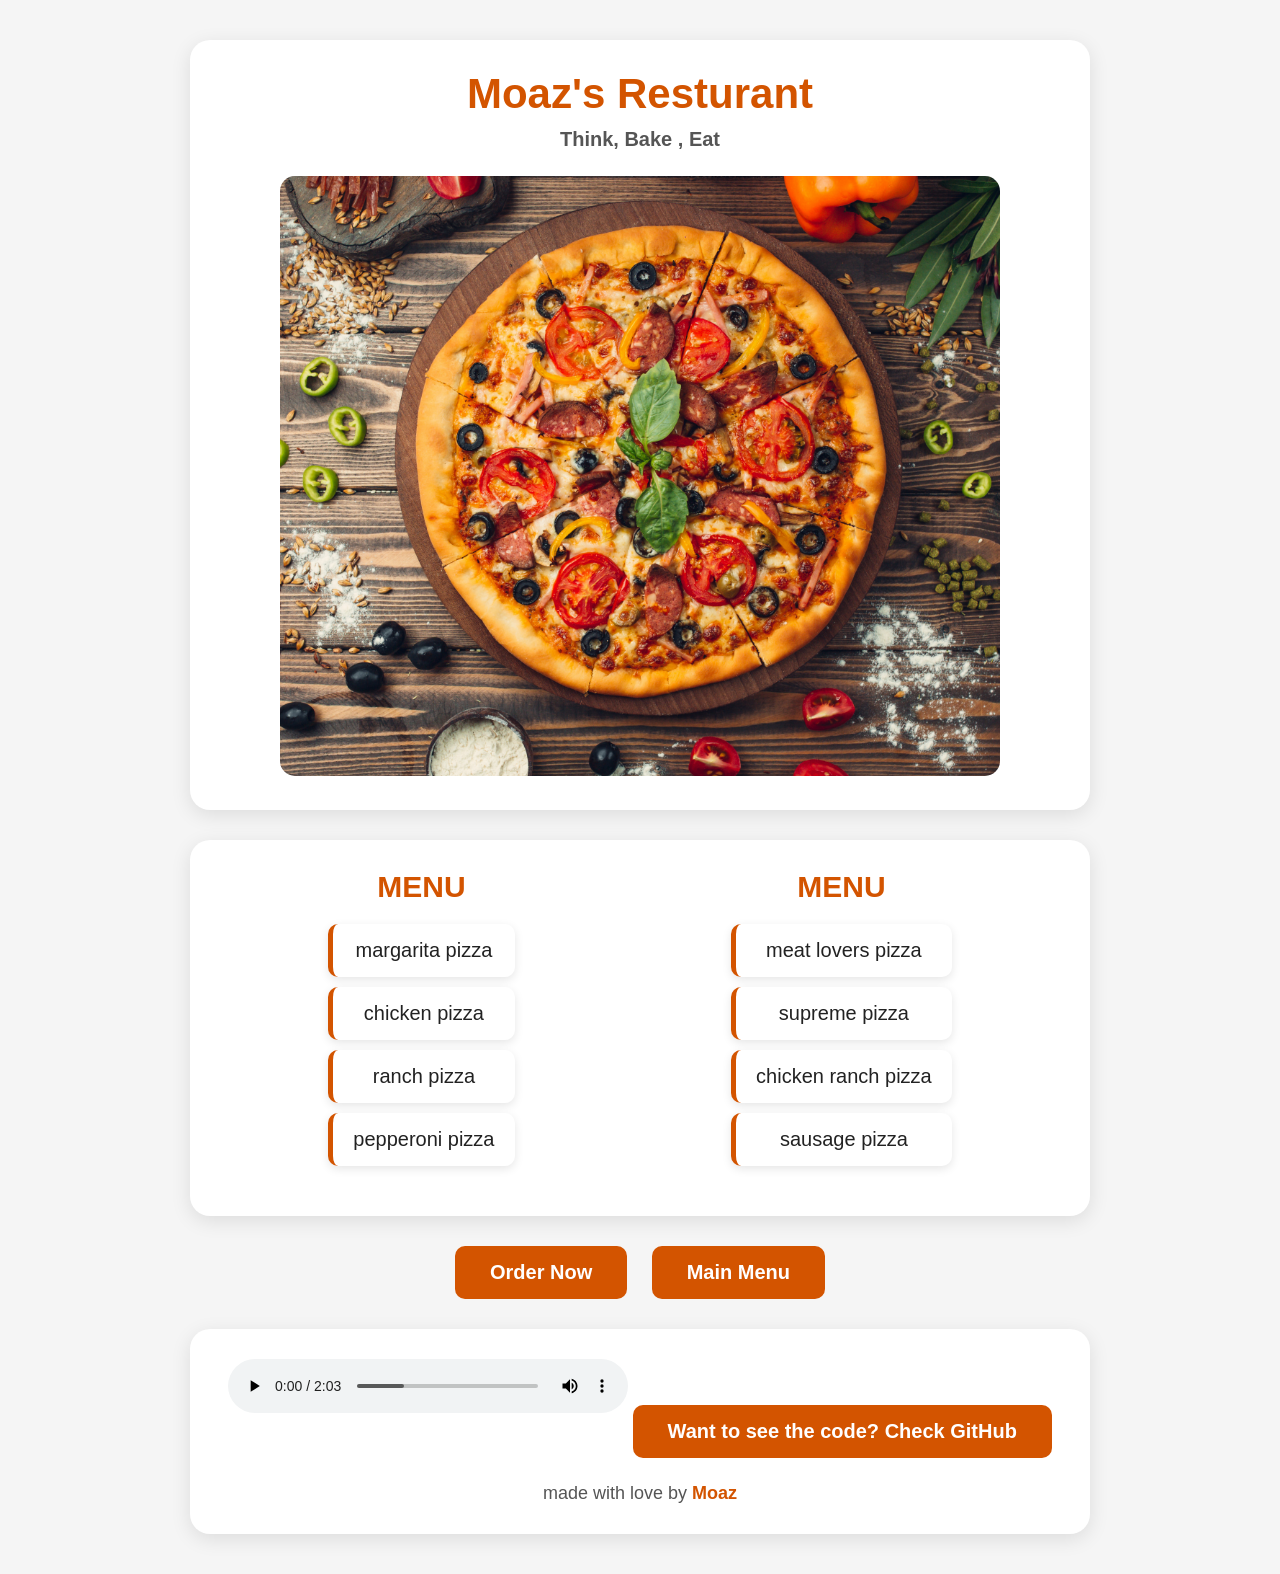
<file: index.html>
<!DOCTYPE html>
<html lang="en">
<head>
    <meta charset="UTF-8">
    <meta name="viewport" content="width=device-width, initial-scale=1.0">
    <title>Moaz's Restaurant</title>
    <link href="./assets/imgs/pizza.png" rel="icon" type="image/png">
    <link rel="stylesheet" href="css/style.css">
</head>
<body>
    <div>
        <strong><h1>Moaz's Resturant</h1></strong>
        <b><p>Think, Bake , Eat</p></b>
        <img class="img1" src="assets/imgs/pizza-pizza-filled-with-tomatoes-salami-olives.jpg" width="720" height="600" alt="">
    </div>
    <div style="display: flex; justify-content: space-around;">
        <div>
            <h3>menu</h3>
            <ul>
                <li>margarita pizza</li>
                <li>chicken pizza</li>
                <li>ranch pizza</li>
                <li>pepperoni pizza</li>
            </ul>
        </div>
        <div>
            <h3>menu</h3>
            <ul>
                <li>meat lovers pizza</li>
                <li>supreme pizza</li>
                <li>chicken ranch pizza</li>
                <li>sausage pizza</li>
            </ul>
        </div>
    </div>
    <a href="delivery.html" style="margin-right: 20px;"><button>Order Now</button></a>
    <a href="mainmenu.html"><button>Main Menu</button></a>

        <footer>
        <audio controls src="assets/audio/andriih-italian-food-music-585924.mp3">
            Your browser does not support the audio element.
        </audio>

        <a href="https://github.com/moaz-eid13/moaz-restaurant" target="_blank" rel="noopener">
            <button>Want to see the code? Check GitHub</button>
        </a>

        <p>made with love by <a href="mailto:moazeid130@gmail.com">Moaz</a></p>
    </footer>

</body>
</html>
</file>
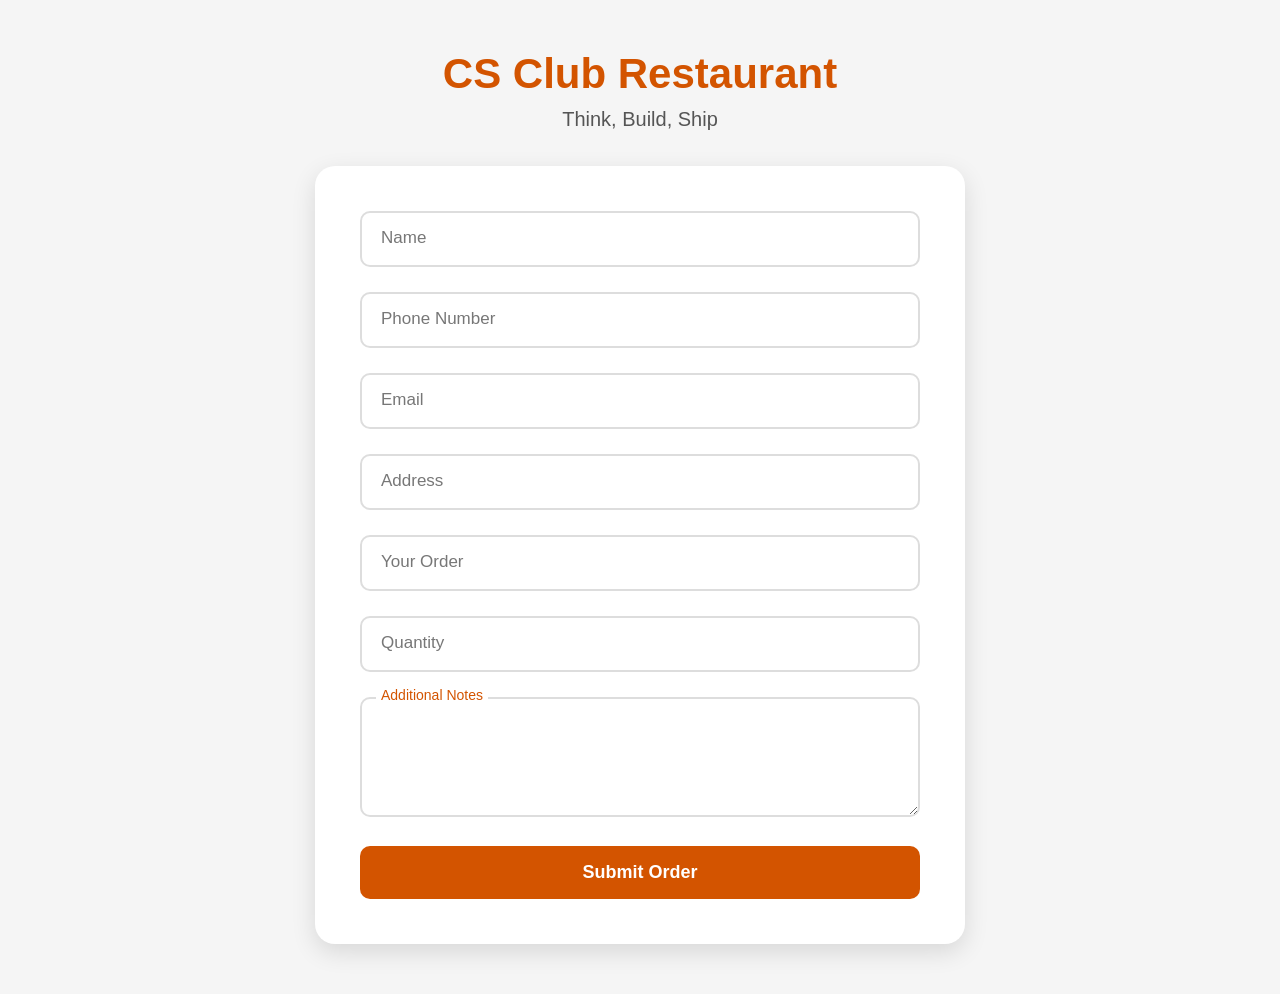
<file: delivery.html>
<!DOCTYPE html>
<html lang="en">
<head>
    <meta charset="UTF-8">
    <meta name="viewport" content="width=device-width, initial-scale=1.0">
    <title>Delivery</title>
    <link rel="stylesheet" href="css/delivery.css">
    <link href="./assets/imgs/pizza.png" rel="icon" type="image/png">
</head>
<body>
    <h1>CS Club Restaurant</h1>
    <p>Think, Build, Ship</p>
    <form action="">
        <div class="input-box">
            <input type="text" id="name" required>
            <label for="name">Name</label>
        </div>

        <div class="input-box">
            <input type="tel" id="phone" required>
            <label for="phone">Phone Number</label>
        </div>

        <div class="input-box">
            <input type="email" id="email" required>
            <label for="email">Email</label>
        </div>

        <div class="input-box">
            <input type="text" id="address" required>
            <label for="address">Address</label>
        </div>

        <div class="input-box">
            <input type="text" id="order" required>
            <label for="order">Your Order</label>
        </div>

        <div class="input-box">
            <input type="number" id="quantity" required>
            <label for="quantity">Quantity</label>
        </div>
        
        <div class="input-box">
            <textarea id="notes"></textarea>
            <label for="notes">Additional Notes</label>
        </div>

        <button type="submit">Submit Order</button>
    </form>
</body>
</html>
</file>
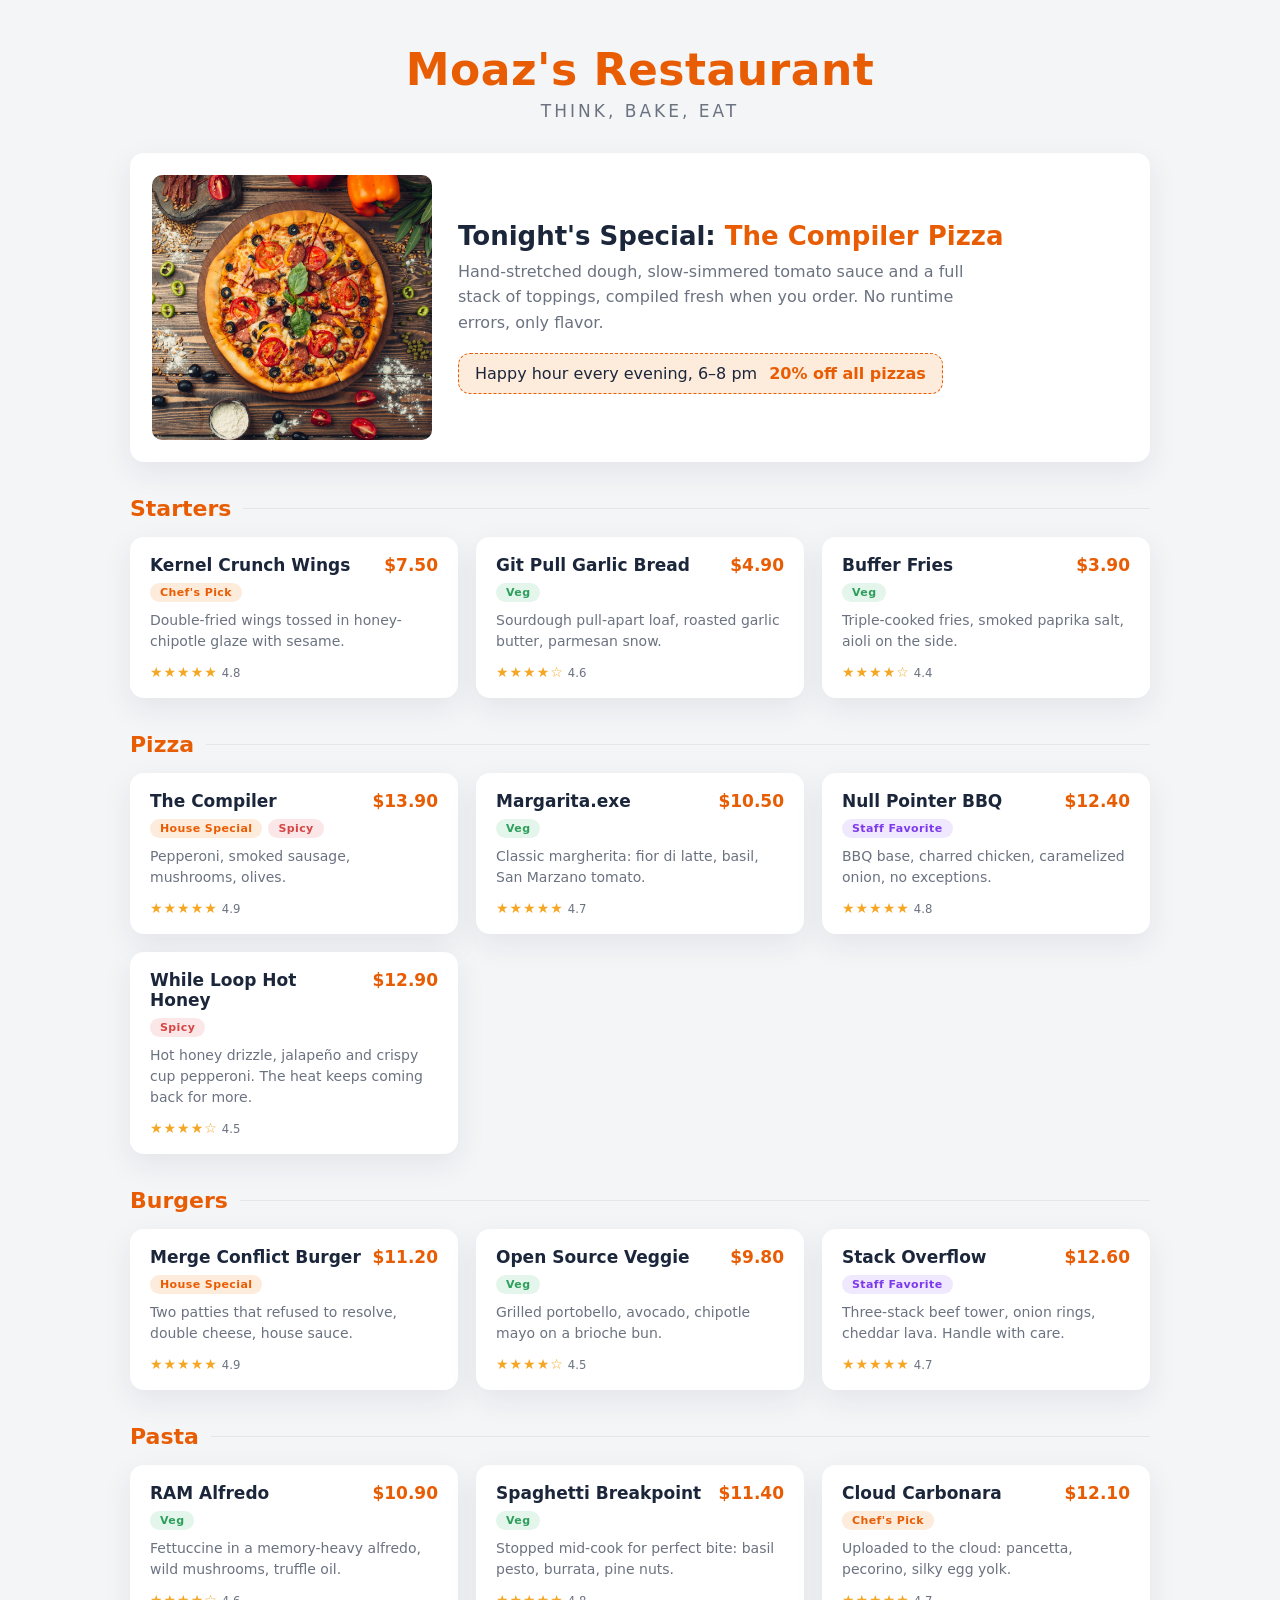
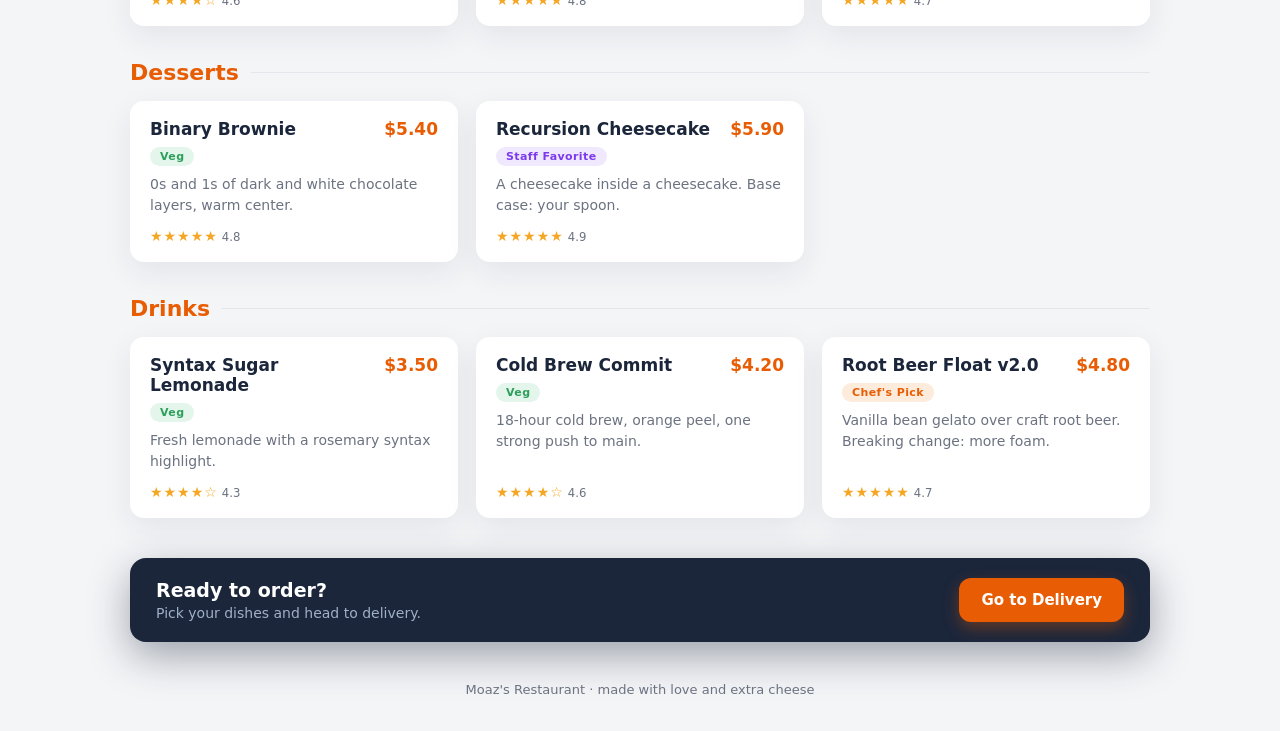
<file: mainmenu.html>
<!DOCTYPE html>
<html lang="en">

<head>
  <meta charset="UTF-8">
  <meta name="viewport" content="width=device-width, initial-scale=1.0">
  <title>Moaz's Restaurant — Main Menu</title>
  <link rel="stylesheet" href="css/mainmenu.css">
</head>

<body>

  <header>
    <h1>Moaz's Restaurant</h1>
    <p>Think, Bake, Eat</p>
  </header>

  <div class="wrap">

    <section class="hero">
      <img
        class="hero-img"
        src="assets/imgs/pizza-pizza-filled-with-tomatoes-salami-olives.jpg"
        alt="The Compiler Pizza"
      >

      <div>
        <h2>Tonight's Special: <span>The Compiler Pizza</span></h2>

        <p>
          Hand-stretched dough, slow-simmered tomato sauce and a full stack of toppings,
          compiled fresh when you order. No runtime errors, only flavor.
        </p>

        <div class="deal">
          <span>Happy hour every evening, 6–8 pm</span>
          <b>20% off all pizzas</b>
        </div>
      </div>
    </section>

    <h2 class="section-title">Starters</h2>

    <div class="grid">

      <div class="item">
        <div class="top">
          <h3>Kernel Crunch Wings</h3>
          <span class="price">$7.50</span>
        </div>

        <div class="badges">
          <span class="badge b-special">Chef's Pick</span>
        </div>

        <p class="desc">
          Double-fried wings tossed in honey-chipotle glaze with sesame.
        </p>

        <div class="meta">
          <span class="stars">★★★★★<small>4.8</small></span>
        </div>
      </div>

      <div class="item">
        <div class="top">
          <h3>Git Pull Garlic Bread</h3>
          <span class="price">$4.90</span>
        </div>

        <div class="badges">
          <span class="badge b-veg">Veg</span>
        </div>

        <p class="desc">
          Sourdough pull-apart loaf, roasted garlic butter, parmesan snow.
        </p>

        <div class="meta">
          <span class="stars">★★★★☆<small>4.6</small></span>
        </div>
      </div>

      <div class="item">
        <div class="top">
          <h3>Buffer Fries</h3>
          <span class="price">$3.90</span>
        </div>

        <div class="badges">
          <span class="badge b-veg">Veg</span>
        </div>

        <p class="desc">
          Triple-cooked fries, smoked paprika salt, aioli on the side.
        </p>

        <div class="meta">
          <span class="stars">★★★★☆<small>4.4</small></span>
        </div>
      </div>

    </div>


    <h2 class="section-title">Pizza</h2>

    <div class="grid">

      <div class="item">
        <div class="top">
          <h3>The Compiler</h3>
          <span class="price">$13.90</span>
        </div>

        <div class="badges">
          <span class="badge b-special">House Special</span>
          <span class="badge b-spicy">Spicy</span>
        </div>

        <p class="desc">
          Pepperoni, smoked sausage, mushrooms, olives.
        </p>

        <div class="meta">
          <span class="stars">★★★★★<small>4.9</small></span>
        </div>
      </div>

      <div class="item">
        <div class="top">
          <h3>Margarita.exe</h3>
          <span class="price">$10.50</span>
        </div>

        <div class="badges">
          <span class="badge b-veg">Veg</span>
        </div>

        <p class="desc">
          Classic margherita: fior di latte, basil, San Marzano tomato.
        </p>

        <div class="meta">
          <span class="stars">★★★★★<small>4.7</small></span>
        </div>
      </div>

      <div class="item">
        <div class="top">
          <h3>Null Pointer BBQ</h3>
          <span class="price">$12.40</span>
        </div>

        <div class="badges">
          <span class="badge b-chef">Staff Favorite</span>
        </div>

        <p class="desc">
          BBQ base, charred chicken, caramelized onion, no exceptions.
        </p>

        <div class="meta">
          <span class="stars">★★★★★<small>4.8</small></span>
        </div>
      </div>

      <div class="item">
        <div class="top">
          <h3>While Loop Hot Honey</h3>
          <span class="price">$12.90</span>
        </div>

        <div class="badges">
          <span class="badge b-spicy">Spicy</span>
        </div>

        <p class="desc">
          Hot honey drizzle, jalapeño and crispy cup pepperoni.
          The heat keeps coming back for more.
        </p>

        <div class="meta">
          <span class="stars">★★★★☆<small>4.5</small></span>
        </div>
      </div>

    </div>


    <h2 class="section-title">Burgers</h2>

    <div class="grid">

      <div class="item">
        <div class="top">
          <h3>Merge Conflict Burger</h3>
          <span class="price">$11.20</span>
        </div>

        <div class="badges">
          <span class="badge b-special">House Special</span>
        </div>

        <p class="desc">
          Two patties that refused to resolve, double cheese, house sauce.
        </p>

        <div class="meta">
          <span class="stars">★★★★★<small>4.9</small></span>
        </div>
      </div>

      <div class="item">
        <div class="top">
          <h3>Open Source Veggie</h3>
          <span class="price">$9.80</span>
        </div>

        <div class="badges">
          <span class="badge b-veg">Veg</span>
        </div>

        <p class="desc">
          Grilled portobello, avocado, chipotle mayo on a brioche bun.
        </p>

        <div class="meta">
          <span class="stars">★★★★☆<small>4.5</small></span>
        </div>
      </div>

      <div class="item">
        <div class="top">
          <h3>Stack Overflow</h3>
          <span class="price">$12.60</span>
        </div>

        <div class="badges">
          <span class="badge b-chef">Staff Favorite</span>
        </div>

        <p class="desc">
          Three-stack beef tower, onion rings, cheddar lava. Handle with care.
        </p>

        <div class="meta">
          <span class="stars">★★★★★<small>4.7</small></span>
        </div>
      </div>

    </div>


    <h2 class="section-title">Pasta</h2>

    <div class="grid">

      <div class="item">
        <div class="top">
          <h3>RAM Alfredo</h3>
          <span class="price">$10.90</span>
        </div>

        <div class="badges">
          <span class="badge b-veg">Veg</span>
        </div>

        <p class="desc">
          Fettuccine in a memory-heavy alfredo, wild mushrooms, truffle oil.
        </p>

        <div class="meta">
          <span class="stars">★★★★☆<small>4.6</small></span>
        </div>
      </div>

      <div class="item">
        <div class="top">
          <h3>Spaghetti Breakpoint</h3>
          <span class="price">$11.40</span>
        </div>

        <div class="badges">
          <span class="badge b-veg">Veg</span>
        </div>

        <p class="desc">
          Stopped mid-cook for perfect bite: basil pesto, burrata, pine nuts.
        </p>

        <div class="meta">
          <span class="stars">★★★★★<small>4.8</small></span>
        </div>
      </div>

      <div class="item">
        <div class="top">
          <h3>Cloud Carbonara</h3>
          <span class="price">$12.10</span>
        </div>

        <div class="badges">
          <span class="badge b-special">Chef's Pick</span>
        </div>

        <p class="desc">
          Uploaded to the cloud: pancetta, pecorino, silky egg yolk.
        </p>

        <div class="meta">
          <span class="stars">★★★★★<small>4.7</small></span>
        </div>
      </div>

    </div>


    <h2 class="section-title">Desserts</h2>

    <div class="grid">

      <div class="item">
        <div class="top">
          <h3>Binary Brownie</h3>
          <span class="price">$5.40</span>
        </div>

        <div class="badges">
          <span class="badge b-veg">Veg</span>
        </div>

        <p class="desc">
          0s and 1s of dark and white chocolate layers, warm center.
        </p>

        <div class="meta">
          <span class="stars">★★★★★<small>4.8</small></span>
        </div>
      </div>

      <div class="item">
        <div class="top">
          <h3>Recursion Cheesecake</h3>
          <span class="price">$5.90</span>
        </div>

        <div class="badges">
          <span class="badge b-chef">Staff Favorite</span>
        </div>

        <p class="desc">
          A cheesecake inside a cheesecake. Base case: your spoon.
        </p>

        <div class="meta">
          <span class="stars">★★★★★<small>4.9</small></span>
        </div>
      </div>

    </div>


    <h2 class="section-title">Drinks</h2>

    <div class="grid">

      <div class="item">
        <div class="top">
          <h3>Syntax Sugar Lemonade</h3>
          <span class="price">$3.50</span>
        </div>

        <div class="badges">
          <span class="badge b-veg">Veg</span>
        </div>

        <p class="desc">
          Fresh lemonade with a rosemary syntax highlight.
        </p>

        <div class="meta">
          <span class="stars">★★★★☆<small>4.3</small></span>
        </div>
      </div>

      <div class="item">
        <div class="top">
          <h3>Cold Brew Commit</h3>
          <span class="price">$4.20</span>
        </div>

        <div class="badges">
          <span class="badge b-veg">Veg</span>
        </div>

        <p class="desc">
          18-hour cold brew, orange peel, one strong push to main.
        </p>

        <div class="meta">
          <span class="stars">★★★★☆<small>4.6</small></span>
        </div>
      </div>

      <div class="item">
        <div class="top">
          <h3>Root Beer Float v2.0</h3>
          <span class="price">$4.80</span>
        </div>

        <div class="badges">
          <span class="badge b-special">Chef's Pick</span>
        </div>

        <p class="desc">
          Vanilla bean gelato over craft root beer.
          Breaking change: more foam.
        </p>

        <div class="meta">
          <span class="stars">★★★★★<small>4.7</small></span>
        </div>
      </div>

    </div>


    <div class="order-strip">

      <div>
        <h3>Ready to order?</h3>
        <p>
          Pick your dishes and head to delivery.
        </p>
      </div>

      <a class="btn btn-primary" href="delivery.html">
        Go to Delivery
      </a>

    </div>


    <footer>
      Moaz's Restaurant · made with love and extra cheese
    </footer>

  </div>

</body>
</html>
</file>
<file: css/style.css>
* {
    box-sizing: border-box;
    margin: 0;
    padding: 0;
}

body {
    font-family: Arial, sans-serif;
    background: #f5f5f5;
    color: #222;
    text-align: center;
    padding: 40px 20px;
}

body > div {
    background: white;
    max-width: 900px;
    margin: 0 auto 30px;
    padding: 30px;
    border-radius: 20px;
    box-shadow: 0 5px 20px rgba(0, 0, 0, 0.1);
}

h1 {
    font-size: 42px;
    color: #d35400;
    margin-bottom: 10px;
}

p {
    font-size: 20px;
    color: #555;
    margin-bottom: 25px;
}

.img1 {
    width: 720px;
    max-width: 100%;
    height: 600px;
    object-fit: cover;
    border-radius: 15px;
}

h3 {
    font-size: 30px;
    color: #d35400;
    margin-bottom: 20px;
    text-transform: uppercase;
    animation: bounceMenu 2s infinite;
}

ul,
ol {
    max-width: 500px;
    margin: 20px auto;
    padding: 0;
    list-style: none;
}

li {
    background-color: #fff;
    margin: 10px 0;
    padding: 15px 20px;
    font-size: 20px;
    border-radius: 10px;
    border-left: 5px solid #d35400;
    box-shadow: 0 3px 10px rgba(0, 0, 0, 0.1);
    transition: 0.3s;
}

li:hover {
    transform: translateX(10px);
    background-color: #fff3e0;
}



button {
    background: #d35400;
    color: white;
    border: none;
    padding: 15px 35px;
    font-size: 20px;
    font-weight: bold;
    border-radius: 10px;
    cursor: pointer;
    transition: 0.3s;
}

button:hover {
    background: #e67e22;
    transform: scale(1.05);
}

@keyframes bounceMenu {
    0% {
        transform: translateX(0);
    }

    25% {
        transform: translateX(-80px);
    }

    50% {
        transform: translateX(80px);
    }

    75% {
        transform: translateX(-40px);
    }

    100% {
        transform: translateX(0);
    }
}

footer {
    background: white;
    max-width: 900px;
    margin: 30px auto 0;
    padding: 30px;
    border-radius: 20px;
    box-shadow: 0 5px 20px rgba(0, 0, 0, 0.1);
}

footer audio {
    width: 100%;
    max-width: 400px;
    margin-bottom: 25px;
}

footer p {
    font-size: 18px;
    margin: 25px 0 0;
}

footer a {
    color: #d35400;
    font-weight: bold;
    text-decoration: none;
}

footer a:hover {
    text-decoration: underline;
}
</file>
<file: css/delivery.css>
* {
    box-sizing: border-box;
    margin: 0;
    padding: 0;
}

body {
    font-family: Arial, sans-serif;
    background: #f5f5f5;
    color: #222;
    text-align: center;
    padding: 50px 20px;
}

h1 {
    color: #d35400;
    font-size: 42px;
    margin-bottom: 10px;
}

p {
    color: #555;
    font-size: 20px;
    margin-bottom: 35px;
}

form {
    background: white;
    width: 650px;
    max-width: 100%;
    margin: auto;
    padding: 45px;
    border-radius: 20px;
    box-shadow: 0 8px 25px rgba(0, 0, 0, 0.12);
}

.input-box {
    position: relative;
    margin-bottom: 25px;
}

.input-box input,
.input-box textarea {
    width: 100%;
    padding: 16px;
    border: 2px solid #ddd;
    border-radius: 10px;
    outline: none;
    font-size: 17px;
    background: transparent;
}

.input-box textarea {
    height: 120px;
    resize: vertical;
}

.input-box label {
    position: absolute;
    left: 16px;
    top: 17px;
    color: #777;
    font-size: 17px;
    pointer-events: none;
    background: white;
    padding: 0 5px;
    transition: 0.2s;
}

.input-box input:focus,
.input-box textarea:focus {
    border-color: #d35400;
}

.input-box input:focus + label,
.input-box input:valid + label,
.input-box textarea:focus + label,
.input-box textarea:valid + label {
    top: -10px;
    font-size: 14px;
    color: #d35400;
}

button {
    width: 100%;
    padding: 16px;
    background: #d35400;
    color: white;
    border: none;
    border-radius: 10px;
    font-size: 18px;
    font-weight: bold;
    cursor: pointer;
    transition: 0.3s;
}

button:hover {
    background: #e67e22;
    transform: translateY(-2px);
}

@media (max-width: 600px) {
    body {
        padding: 30px 15px;
    }

    h1 {
        font-size: 32px;
    }

    form {
        padding: 30px 20px;
    }
}
</file>
<file: css/mainmenu.css>
:root {
  --orange: #E85D04;
  --orange-dark: #C94F03;
  --orange-soft: #FDEBDC;
  --ink: #1B263B;
  --muted: #6B7280;
  --bg: #F4F5F7;
  --card: #FFFFFF;
  --green: #2E9E5B;
  --red: #D64545;
  --radius: 14px;
  --shadow: 0 10px 30px rgba(27,38,59,.08);
}

* {
  margin: 0;
  padding: 0;
  box-sizing: border-box;
  font-family: 'Segoe UI', system-ui, -apple-system, sans-serif;
}

body {
  background: var(--bg);
  color: var(--ink);
  min-height: 100vh;
}

.topbar {
  background: var(--ink);
  color: #fff;
  padding: 12px 24px;
  display: flex;
  align-items: center;
  justify-content: space-between;
  position: sticky;
  top: 0;
  z-index: 50;
}

.brand {
  display: flex;
  align-items: center;
  gap: 10px;
  font-weight: 700;
  letter-spacing: .5px;
}

.brand .dot {
  width: 10px;
  height: 10px;
  border-radius: 50%;
  background: var(--orange);
  box-shadow: 0 0 0 4px rgba(232,93,4,.25);
}

.topbar .status {
  font-size: 13px;
  color: #9FB0C7;
  display: flex;
  align-items: center;
  gap: 8px;
}

.pulse {
  width: 8px;
  height: 8px;
  border-radius: 50%;
  background: #4ADE80;
  animation: pulse 1.6s infinite;
}

@keyframes pulse {
  0%, 100% {
    opacity: 1
  }

  50% {
    opacity: .35
  }
}

.hero-img {
  width: 100%;
  border-radius: 10px;
  display: block;
}

header {
  text-align: center;
  padding: 44px 20px 8px;
}

header h1 {
  color: var(--orange);
  font-size: 44px;
  font-weight: 800;
  letter-spacing: .5px;
}

header p {
  color: var(--muted);
  margin-top: 6px;
  font-size: 17px;
  letter-spacing: 3px;
  text-transform: uppercase;
}

.wrap {
  max-width: 1060px;
  margin: 0 auto;
  padding: 24px 20px;
}

.hero {
  background: var(--card);
  border-radius: var(--radius);
  box-shadow: var(--shadow);
  padding: 22px;
  display: grid;
  grid-template-columns: 280px 1fr;
  gap: 26px;
  align-items: center;
}

.hero svg {
  width: 100%;
  border-radius: 10px;
  display: block;
}

.hero h2 {
  font-size: 26px;
  margin-bottom: 8px;
}

.hero h2 span {
  color: var(--orange);
}

.hero p {
  color: var(--muted);
  line-height: 1.6;
  max-width: 520px;
}

.deal {
  margin-top: 18px;
  display: inline-flex;
  align-items: center;
  gap: 12px;
  background: var(--orange-soft);
  border: 1px dashed var(--orange);
  border-radius: 12px;
  padding: 10px 16px;
}

.deal b {
  color: var(--orange);
}

.section-title {
  color: var(--orange);
  font-size: 22px;
  margin: 34px 0 16px;
  display: flex;
  align-items: center;
  gap: 12px;
}

.section-title::after {
  content: "";
  flex: 1;
  height: 1px;
  background: #E3E6EB;
}

.grid {
  display: grid;
  grid-template-columns: repeat(auto-fill, minmax(300px, 1fr));
  gap: 18px;
}

.item {
  background: var(--card);
  border-radius: var(--radius);
  box-shadow: var(--shadow);
  padding: 18px 20px;
  display: flex;
  flex-direction: column;
  gap: 8px;
  transition: transform .15s;
}

.item:hover {
  transform: translateY(-3px);
}

.item .top {
  display: flex;
  justify-content: space-between;
  align-items: flex-start;
  gap: 10px;
}

.item h3 {
  font-size: 17px;
}

.item .price {
  color: var(--orange);
  font-weight: 800;
  font-size: 17px;
  white-space: nowrap;
}

.item .desc {
  color: var(--muted);
  font-size: 14px;
  line-height: 1.5;
  flex: 1;
}

.badges {
  display: flex;
  gap: 6px;
  flex-wrap: wrap;
}

.badge {
  font-size: 11px;
  font-weight: 700;
  padding: 3px 10px;
  border-radius: 999px;
  letter-spacing: .4px;
}

.b-veg {
  color: var(--green);
  background: #E4F6EC;
}

.b-spicy {
  color: var(--red);
  background: #FBE7E7;
}

.b-special {
  color: var(--orange);
  background: var(--orange-soft);
}

.b-chef {
  color: #7C3AED;
  background: #F0E9FD;
}

.meta {
  display: flex;
  align-items: center;
  justify-content: space-between;
  margin-top: 4px;
}

.stars {
  color: #F5A623;
  font-size: 14px;
  letter-spacing: 1px;
}

.stars small {
  color: var(--muted);
  letter-spacing: 0;
  margin-left: 4px;
}

.btn {
  display: inline-block;
  text-decoration: none;
  border: none;
  cursor: pointer;
  border-radius: 12px;
  font-weight: 700;
  font-size: 15px;
  padding: 13px 22px;
  transition: transform .15s;
}

.btn:active {
  transform: scale(.96);
}

.btn-primary {
  background: var(--orange);
  color: #fff;
  box-shadow: 0 6px 16px rgba(232,93,4,.35);
}

.btn-primary:hover {
  background: var(--orange-dark);
}

.btn-ghost {
  background: var(--card);
  color: var(--ink);
  border: 1.5px solid #E3E6EB;
}

.btn-ghost:hover {
  border-color: var(--orange);
  color: var(--orange);
}

.order-strip {
  margin: 40px 0 10px;
  background: var(--ink);
  color: #fff;
  border-radius: 16px;
  box-shadow: 0 14px 40px rgba(27,38,59,.4);
  padding: 20px 26px;
  display: flex;
  align-items: center;
  justify-content: space-between;
  gap: 16px;
  flex-wrap: wrap;
}

.order-strip h3 {
  font-size: 19px;
}

.order-strip p {
  color: #9FB0C7;
  font-size: 14px;
  margin-top: 4px;
}

footer {
  text-align: center;
  color: var(--muted);
  font-size: 13px;
  padding: 30px 0 10px;
}

@media(max-width:760px) {
  .hero {
    grid-template-columns: 1fr;
  }

  header h1 {
    font-size: 34px;
  }

  .order-strip {
    justify-content: center;
    text-align: center;
  }
}
</file>
